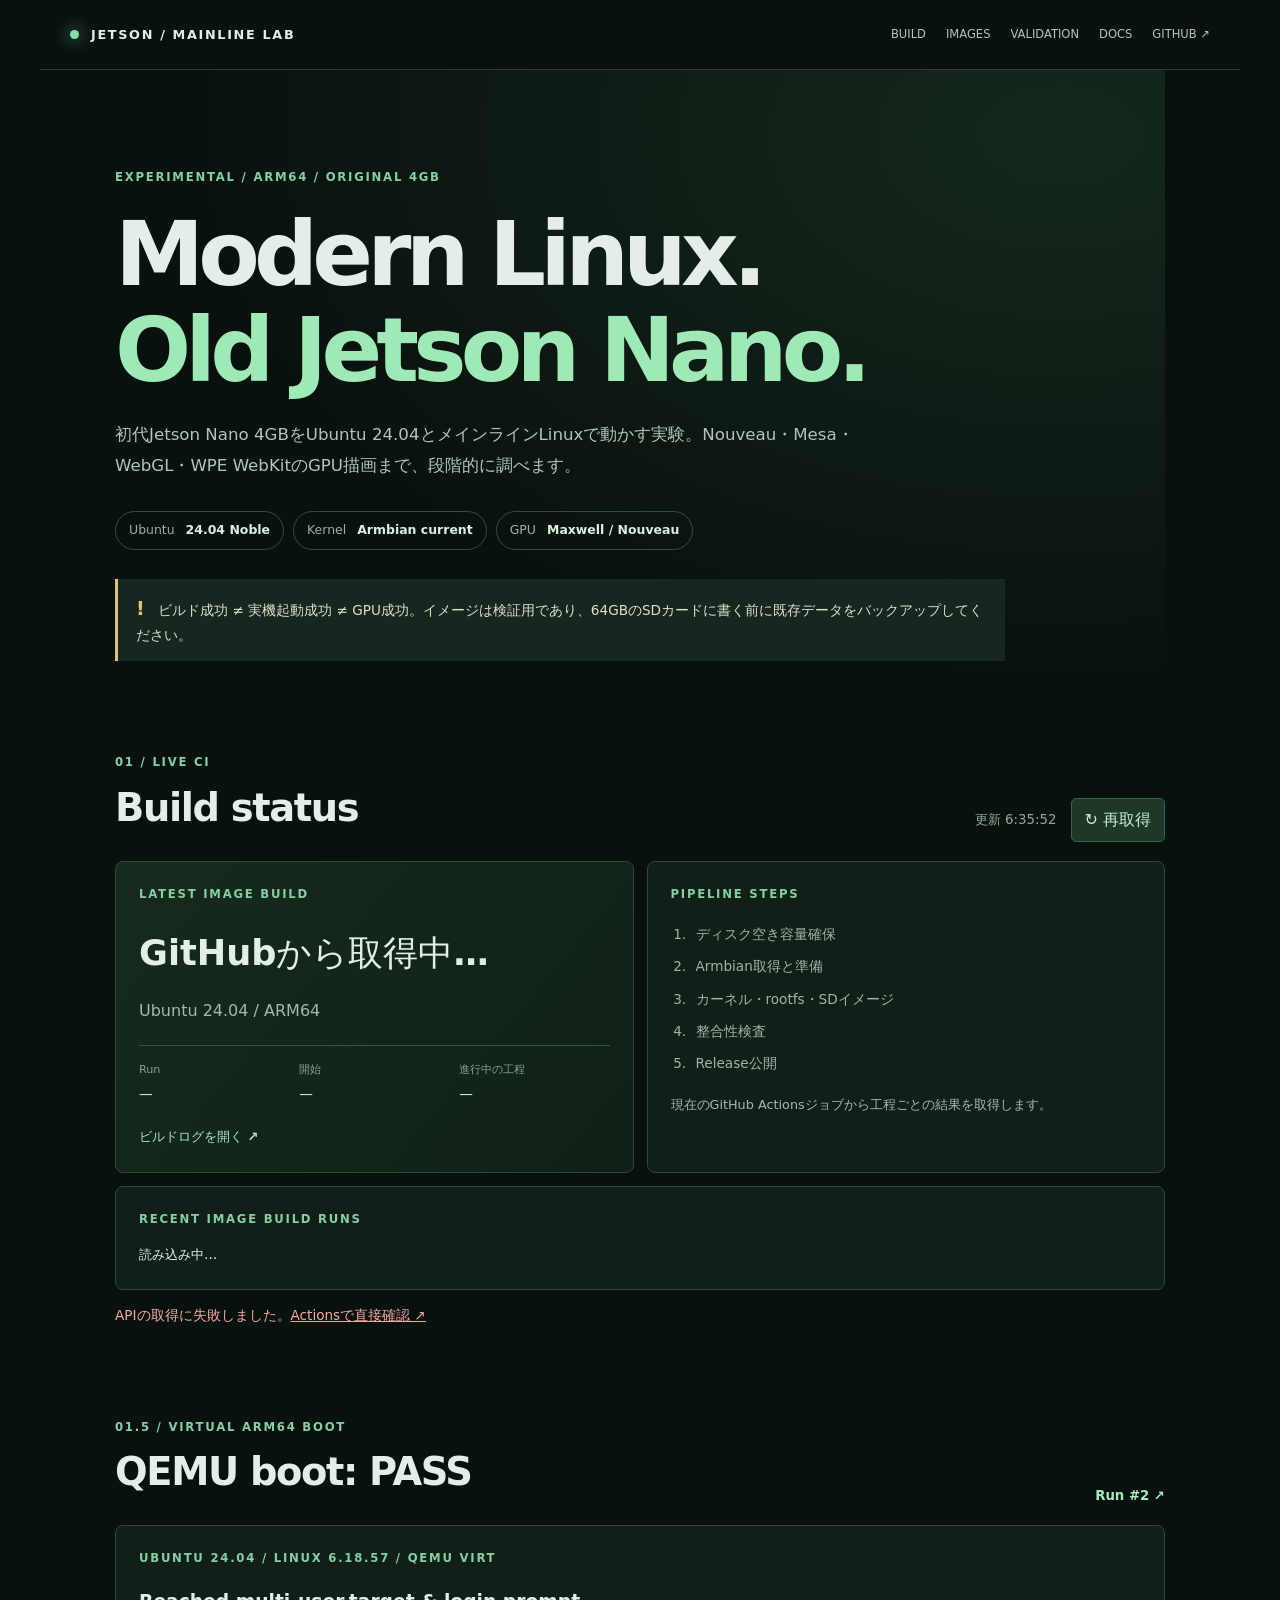
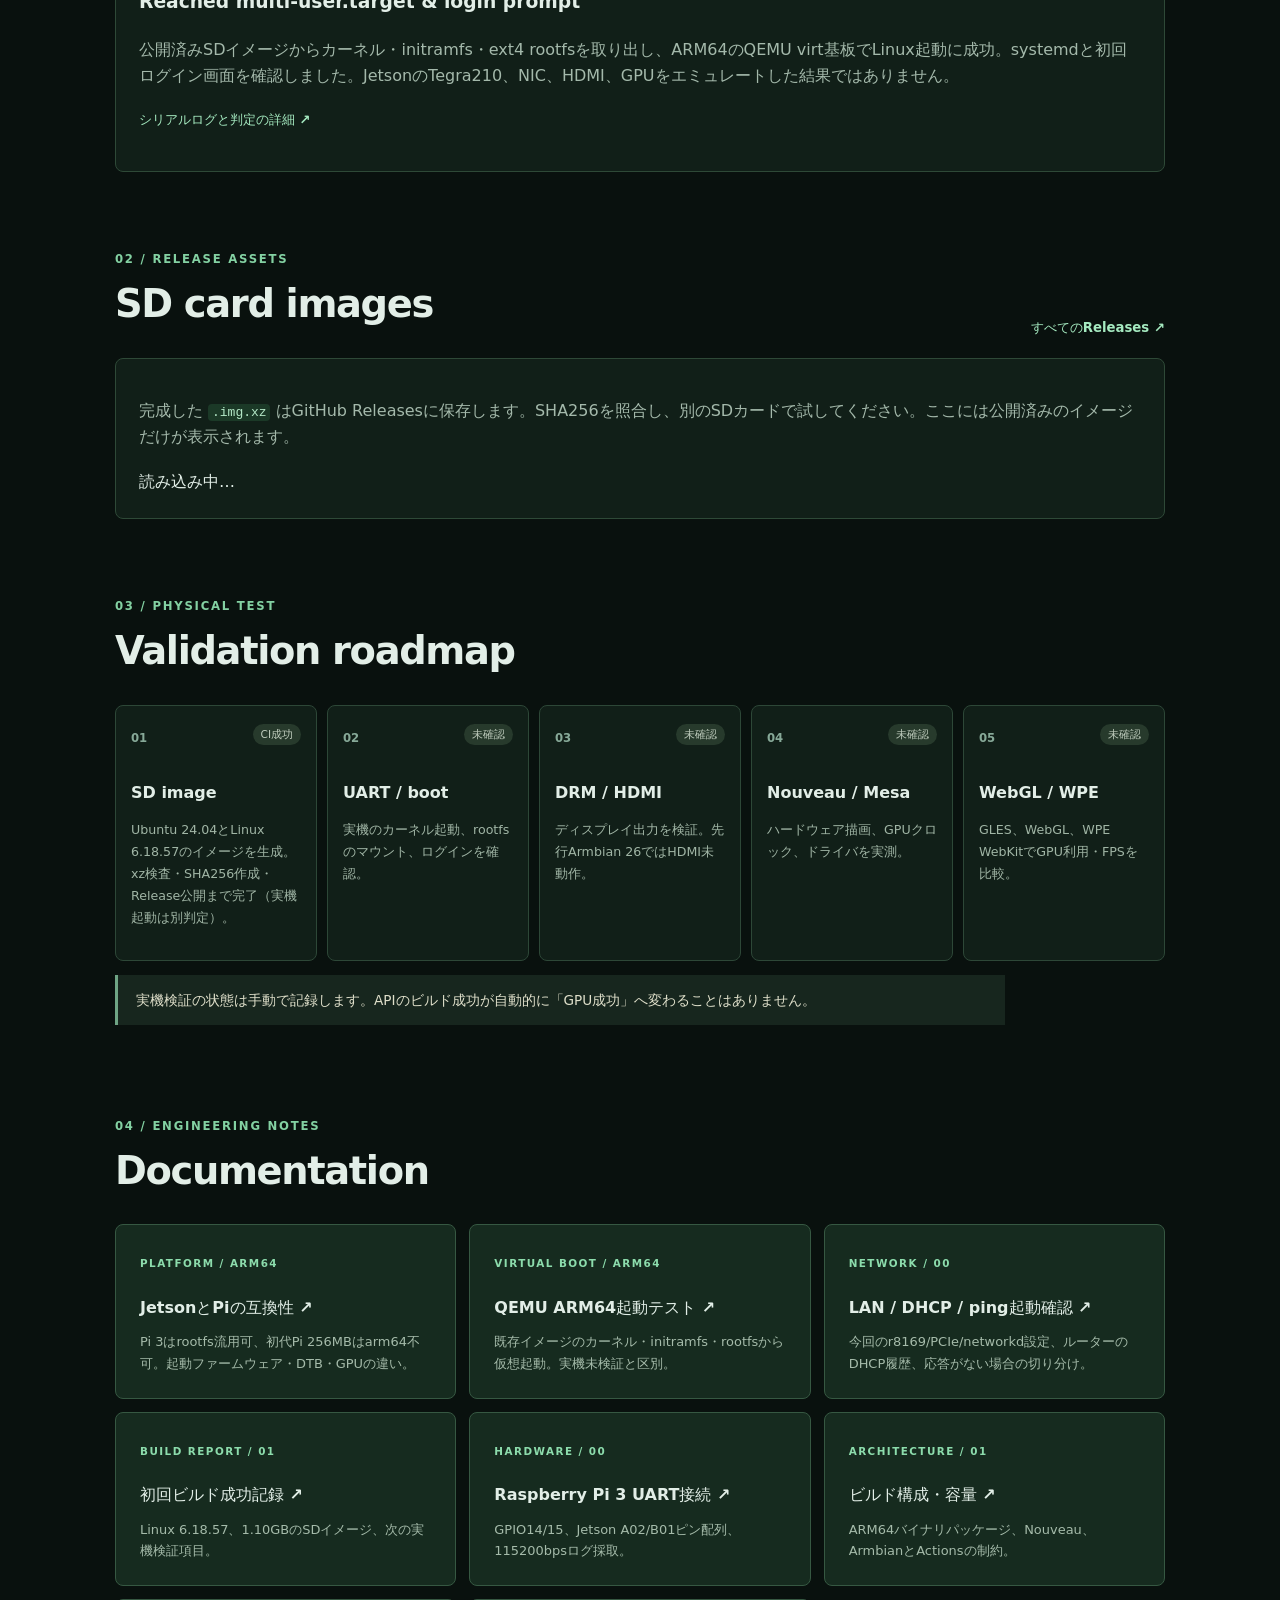
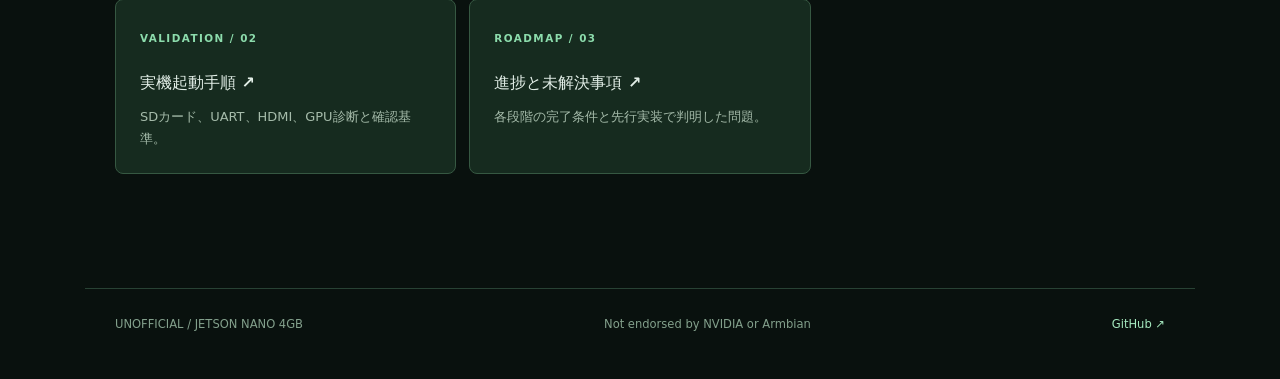
<file: index.html>
<!doctype html><html lang="ja"><head><meta charset="utf-8"><meta name="viewport" content="width=device-width,initial-scale=1"><title>Jetson Nano Mainline Lab</title><meta http-equiv="refresh" content="0;url=docs/"></head><body><p><a href="docs/">Jetson Nano実験ダッシュボードを開く</a></p></body></html>
</file>
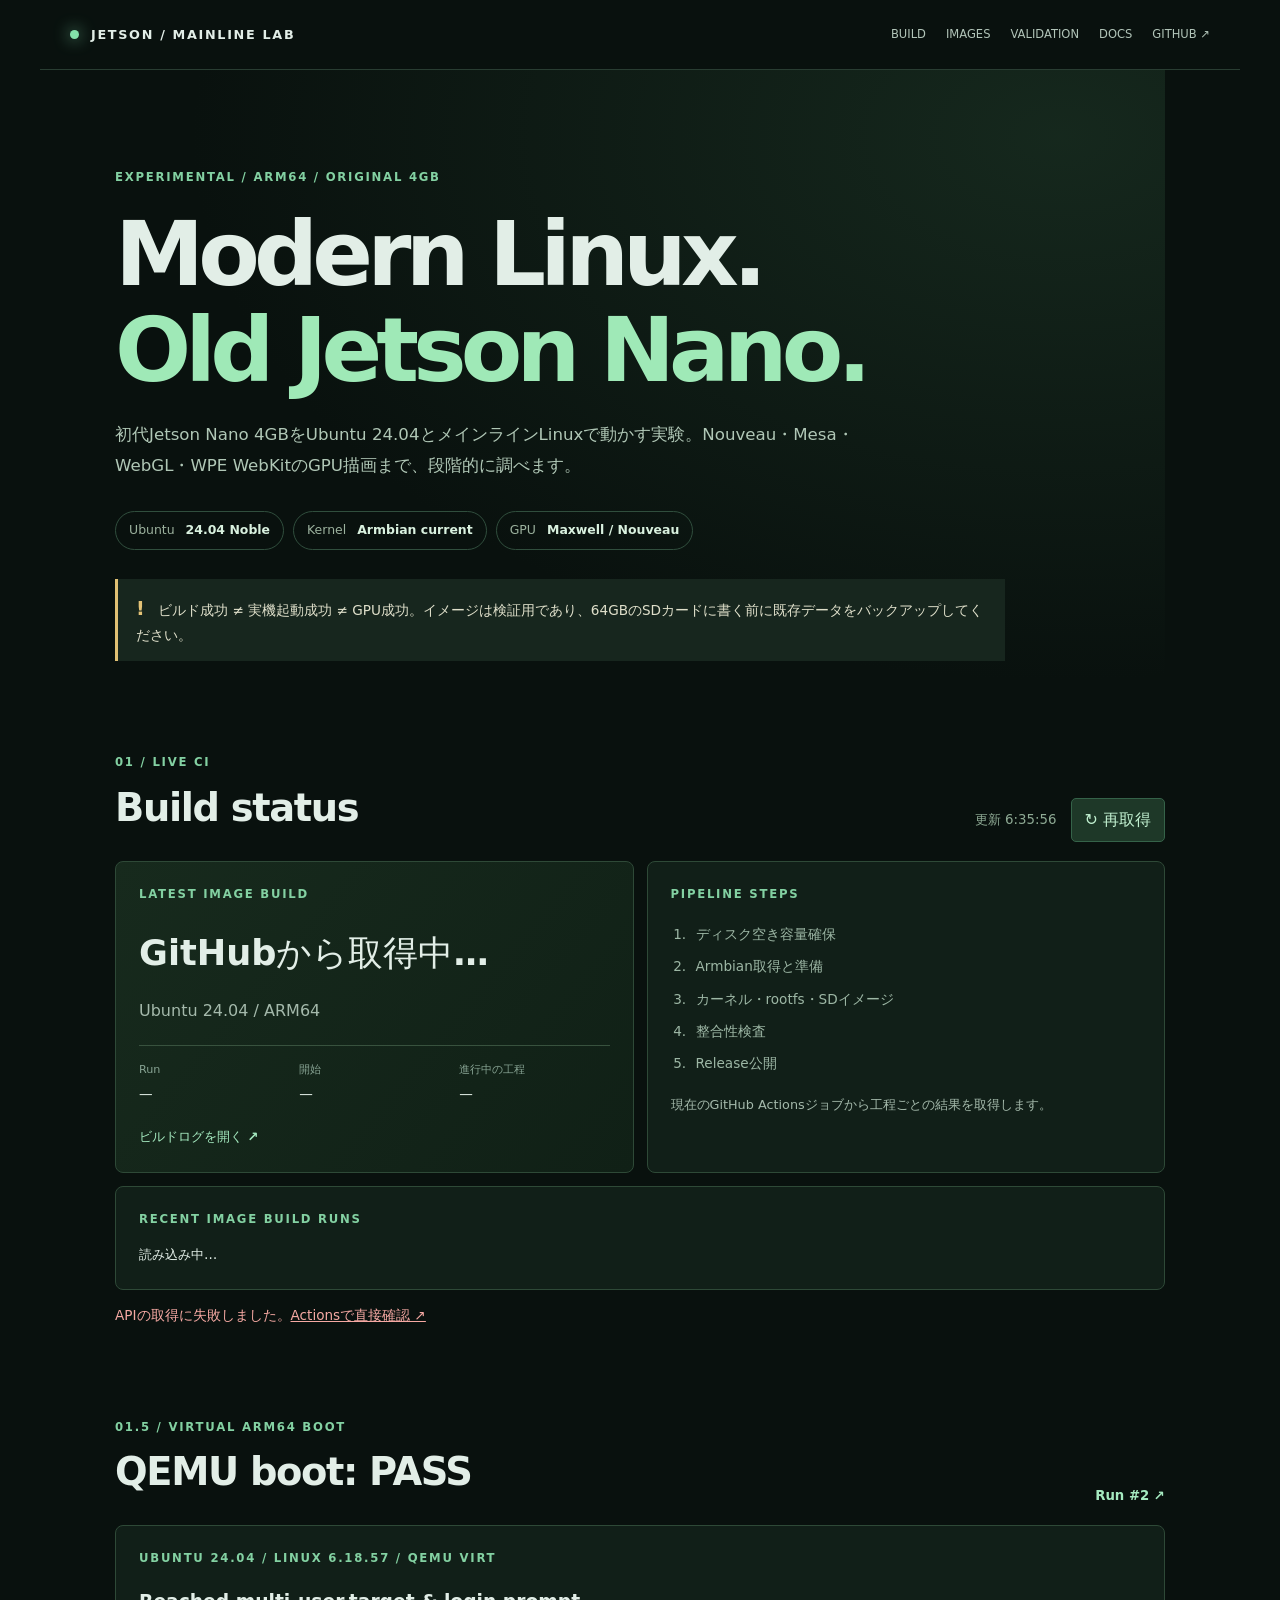
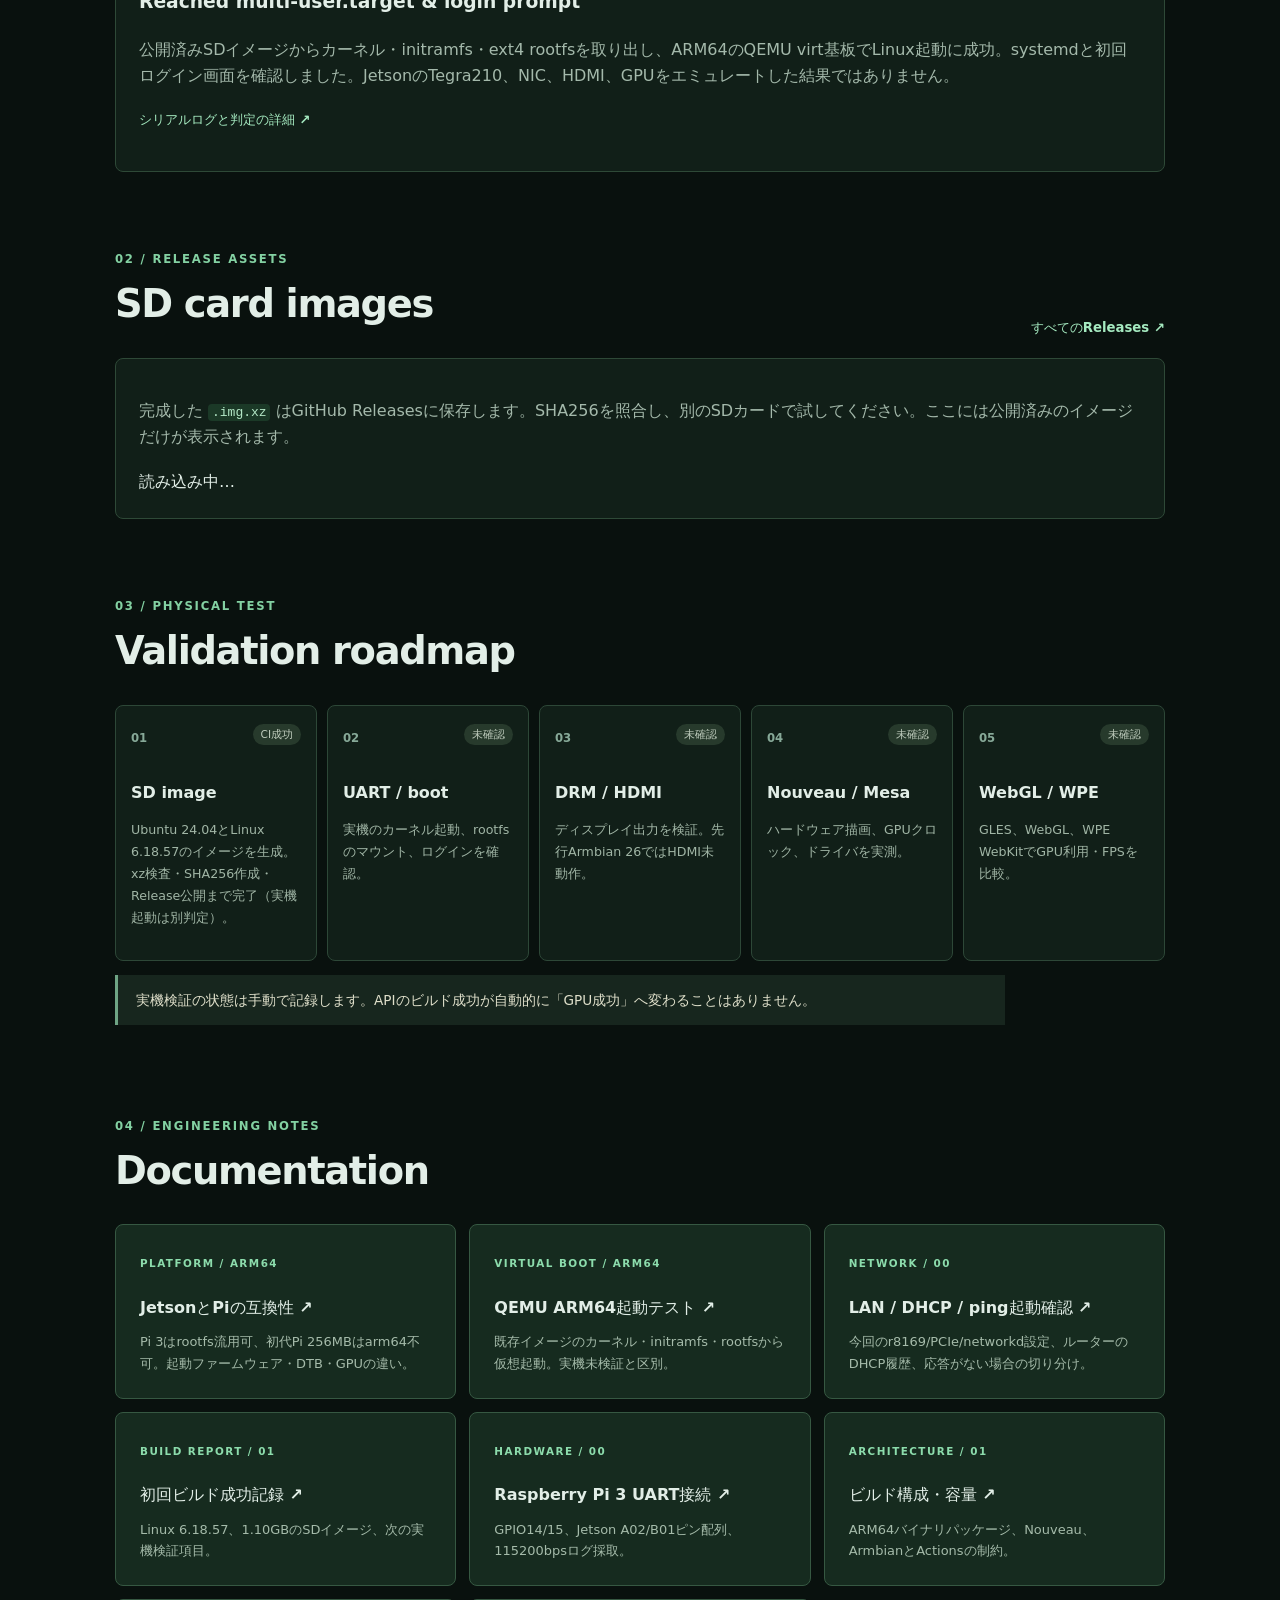
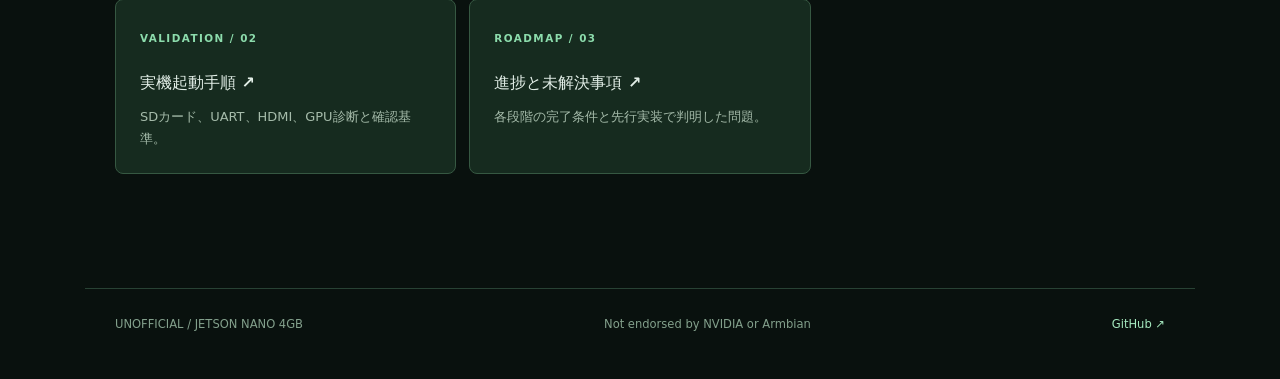
<file: docs/index.html>
<!doctype html>
<html lang="ja">
<head>
<meta charset="utf-8"><meta name="viewport" content="width=device-width, initial-scale=1">
<meta name="color-scheme" content="dark">
<meta name="description" content="Jetson Nano 4GB × Ubuntu 24.04 mainline Linux / Nouveau 実験の進捗とドキュメント">
<title>Jetson Nano — Mainline Lab</title>
<link rel="stylesheet" href="site.css"><script defer src="site.js"></script>
</head>
<body>
<header class="top"><a class="logo" href="./"><span class="led"></span>JETSON / MAINLINE LAB</a><nav>
<a href="#build">BUILD</a><a href="#images">IMAGES</a><a href="#validation">VALIDATION</a><a href="#docs">DOCS</a>
<a href="https://github.com/2rwa/tmp-jetson-nano">GITHUB ↗</a>
</nav></header>
<main>
<section class="hero">
<p class="overline">EXPERIMENTAL / ARM64 / ORIGINAL 4GB</p>
<h1>Modern Linux.<br><em>Old Jetson Nano.</em></h1>
<p class="lead">初代Jetson Nano 4GBをUbuntu 24.04とメインラインLinuxで動かす実験。Nouveau・Mesa・WebGL・WPE WebKitのGPU描画まで、段階的に調べます。</p>
<div class="tags"><span>Ubuntu <strong>24.04 Noble</strong></span><span>Kernel <strong>Armbian current</strong></span><span>GPU <strong>Maxwell / Nouveau</strong></span></div>
<p class="caution"><b>!</b> ビルド成功 ≠ 実機起動成功 ≠ GPU成功。イメージは検証用であり、64GBのSDカードに書く前に既存データをバックアップしてください。</p>
</section>
<section class="section" id="build">
<div class="heading"><div><p class="overline">01 / LIVE CI</p><h2>Build status</h2></div><div class="tools"><small id="fetched-at">読み込み前</small><button id="refresh" type="button">↻ 再取得</button></div></div>
<div class="cols">
<article class="panel emphasis">
<p class="micro">LATEST IMAGE BUILD</p>
<h3 id="latest-state" class="large-status" aria-live="polite">GitHubから取得中…</h3>
<p id="latest-title" class="muted">Ubuntu 24.04 / ARM64</p>
<dl class="metrics"><div><dt>Run</dt><dd id="latest-run">—</dd></div><div><dt>開始</dt><dd id="latest-date">—</dd></div><div><dt>進行中の工程</dt><dd id="latest-step">—</dd></div></dl>
<a id="latest-link" class="action" href="https://github.com/2rwa/tmp-jetson-nano/actions/workflows/build.yml">ビルドログを開く ↗</a>
</article>
<article class="panel">
<p class="micro">PIPELINE STEPS</p>
<ol id="build-steps" class="steps"><li>ディスク空き容量確保</li><li>Armbian取得と準備</li><li>カーネル・rootfs・SDイメージ</li><li>整合性検査</li><li>Release公開</li></ol>
<p class="muted small">現在のGitHub Actionsジョブから工程ごとの結果を取得します。</p>
</article>
</div>
<div class="panel below"><p class="micro">RECENT IMAGE BUILD RUNS</p><div id="recent-runs" class="recent">読み込み中…</div></div>
<p id="fetch-error" class="error" hidden>APIの取得に失敗しました。<a href="https://github.com/2rwa/tmp-jetson-nano/actions">Actionsで直接確認 ↗</a></p>
</section>
<section id="qemu" class="section">
<div class="heading"><div><p class="overline">01.5 / VIRTUAL ARM64 BOOT</p><h2>QEMU boot: PASS</h2></div><a class="action" href="https://github.com/2rwa/tmp-jetson-nano/actions/runs/39080262634">Run #2 ↗</a></div>
<div class="panel"><p class="micro">UBUNTU 24.04 / LINUX 6.18.57 / QEMU VIRT</p>
<h3>Reached multi-user.target &amp; login prompt</h3>
<p class="muted">公開済みSDイメージからカーネル・initramfs・ext4 rootfsを取り出し、ARM64のQEMU virt基板でLinux起動に成功。systemdと初回ログイン画面を確認しました。JetsonのTegra210、NIC、HDMI、GPUをエミュレートした結果ではありません。</p>
<p><a class="action" href="https://github.com/2rwa/tmp-jetson-nano/blob/main/docs/QEMU-RESULT-002.md">シリアルログと判定の詳細 ↗</a></p></div>
</section>
<section id="images" class="section">
<div class="heading"><div><p class="overline">02 / RELEASE ASSETS</p><h2>SD card images</h2></div><a class="action" href="https://github.com/2rwa/tmp-jetson-nano/releases">すべてのReleases ↗</a></div>
<div class="panel"><p class="muted">完成した <code>.img.xz</code> はGitHub Releasesに保存します。SHA256を照合し、別のSDカードで試してください。ここには公開済みのイメージだけが表示されます。</p>
<div id="release-list" class="release-list">読み込み中…</div></div>
</section>
<section id="validation" class="section">
<div class="heading"><div><p class="overline">03 / PHYSICAL TEST</p><h2>Validation roadmap</h2></div></div>
<div class="grid">
<article class="milestone"><span class="number">01</span><span class="unknown">CI成功</span><h3>SD image</h3><p>Ubuntu 24.04とLinux 6.18.57のイメージを生成。xz検査・SHA256作成・Release公開まで完了（実機起動は別判定）。</p></article>
<article class="milestone"><span class="number">02</span><span class="unknown">未確認</span><h3>UART / boot</h3><p>実機のカーネル起動、rootfsのマウント、ログインを確認。</p></article>
<article class="milestone"><span class="number">03</span><span class="unknown">未確認</span><h3>DRM / HDMI</h3><p>ディスプレイ出力を検証。先行Armbian 26ではHDMI未動作。</p></article>
<article class="milestone"><span class="number">04</span><span class="unknown">未確認</span><h3>Nouveau / Mesa</h3><p>ハードウェア描画、GPUクロック、ドライバを実測。</p></article>
<article class="milestone"><span class="number">05</span><span class="unknown">未確認</span><h3>WebGL / WPE</h3><p>GLES、WebGL、WPE WebKitでGPU利用・FPSを比較。</p></article>
</div>
<p class="caution subtle">実機検証の状態は手動で記録します。APIのビルド成功が自動的に「GPU成功」へ変わることはありません。</p>
</section>
<section id="docs" class="section">
<div class="heading"><div><p class="overline">04 / ENGINEERING NOTES</p><h2>Documentation</h2></div></div>
<div class="docgrid">
<a class="doc" href="https://github.com/2rwa/tmp-jetson-nano/blob/main/docs/PLATFORM-COMPATIBILITY.md"><small>PLATFORM / ARM64</small><h3>JetsonとPiの互換性 ↗</h3><p>Pi 3はrootfs流用可、初代Pi 256MBはarm64不可。起動ファームウェア・DTB・GPUの違い。</p></a>
<a class="doc" href="https://github.com/2rwa/tmp-jetson-nano/blob/main/docs/QEMU-BOOT-TEST.md"><small>VIRTUAL BOOT / ARM64</small><h3>QEMU ARM64起動テスト ↗</h3><p>既存イメージのカーネル・initramfs・rootfsから仮想起動。実機未検証と区別。</p></a>
<a class="doc" href="https://github.com/2rwa/tmp-jetson-nano/blob/main/docs/NIC-BOOT-CHECK.md"><small>NETWORK / 00</small><h3>LAN / DHCP / ping起動確認 ↗</h3><p>今回のr8169/PCIe/networkd設定、ルーターのDHCP履歴、応答がない場合の切り分け。</p></a>
<a class="doc" href="https://github.com/2rwa/tmp-jetson-nano/blob/main/docs/BUILD-RESULT-001.md"><small>BUILD REPORT / 01</small><h3>初回ビルド成功記録 ↗</h3><p>Linux 6.18.57、1.10GBのSDイメージ、次の実機検証項目。</p></a>
<a class="doc" href="https://github.com/2rwa/tmp-jetson-nano/blob/main/docs/RPI3-UART.md"><small>HARDWARE / 00</small><h3>Raspberry Pi 3 UART接続 ↗</h3><p>GPIO14/15、Jetson A02/B01ピン配列、115200bpsログ採取。</p></a>
<a class="doc" href="https://github.com/2rwa/tmp-jetson-nano/blob/main/docs/BUILD-NOTES.md"><small>ARCHITECTURE / 01</small><h3>ビルド構成・容量 ↗</h3><p>ARM64バイナリパッケージ、Nouveau、ArmbianとActionsの制約。</p></a>
<a class="doc" href="https://github.com/2rwa/tmp-jetson-nano/blob/main/docs/BOOT-TEST.md"><small>VALIDATION / 02</small><h3>実機起動手順 ↗</h3><p>SDカード、UART、HDMI、GPU診断と確認基準。</p></a>
<a class="doc" href="https://github.com/2rwa/tmp-jetson-nano/blob/main/docs/PLAN.md"><small>ROADMAP / 03</small><h3>進捗と未解決事項 ↗</h3><p>各段階の完了条件と先行実装で判明した問題。</p></a>
</div>
</section>
</main>
<footer><span>UNOFFICIAL / JETSON NANO 4GB</span><span>Not endorsed by NVIDIA or Armbian</span><a href="https://github.com/2rwa/tmp-jetson-nano">GitHub ↗</a></footer>
</body>
</html>
</file>
<file: docs/site.css>
:root{color-scheme:dark;font-family:system-ui,-apple-system,"Hiragino Kaku Gothic ProN",sans-serif;color:#e2eee7;background:#09110e;line-height:1.65;font-synthesis:none}*{box-sizing:border-box}body{margin:0}a{color:inherit;text-decoration:none}button{font:inherit;cursor:pointer}button:focus-visible,a:focus-visible{outline:2px solid #8be3ab;outline-offset:3px}.top{max-width:1200px;margin:auto;padding:24px 30px;display:flex;justify-content:space-between;align-items:center;gap:20px;border-bottom:1px solid #293d32}.logo{white-space:nowrap;font-size:.8rem;font-weight:800;letter-spacing:.13em}.led{display:inline-block;background:#84e1aa;box-shadow:0 0 16px #74c69e;width:9px;height:9px;border-radius:50%;margin-right:12px}.top nav{display:flex;gap:20px;flex-wrap:wrap;font-size:.72rem;color:#b1c4b8}.top nav a:hover,.action:hover{color:#b3f1cb}main{max-width:1110px;padding:0 30px;margin:auto}.hero{padding:86px 0 55px;background:radial-gradient(ellipse at 90% 10%,#1c3425a8,transparent 65%)}.overline,.micro{font-size:.73rem;color:#83d1a2;letter-spacing:.15em;font-weight:800}.hero h1{font-weight:800;letter-spacing:-.065em;line-height:1.07;font-size:clamp(3.1rem,7vw,6.3rem);margin:20px 0}.hero h1 em{color:#9fe9b7;font-style:normal}.lead{font-size:1.04rem;line-height:1.9;max-width:750px;color:#b0c7b6}.tags{display:flex;gap:9px;flex-wrap:wrap;margin:29px 0}.tags span{padding:8px 13px;border:1px solid #304e3d;border-radius:30px;color:#9cb29e;font-size:.78rem}.tags strong{color:#d9f1df;margin-left:7px}.caution{border-left:3px solid #e1c174;background:#17261e;padding:14px 18px;max-width:890px;color:#dfdfca;font-size:.85rem}.caution b{color:#e4c377;font-size:1.2rem;margin-right:9px}.subtle{border-color:#6ea484}.section{padding:24px 0 54px}.heading{display:flex;justify-content:space-between;align-items:end;gap:20px;margin-bottom:19px}.heading h2{margin:3px 0;font-size:clamp(1.8rem,3vw,2.4rem);letter-spacing:-.035em}.heading .overline{margin:0}.tools{display:flex;align-items:center;gap:14px}.tools small{color:#8eaa94}.tools button{background:#1e3828;border:1px solid #356349;padding:8px 13px;color:#c1f0d0;border-radius:5px}.cols{display:grid;grid-template-columns:1fr 1fr;gap:13px}.panel{background:#111f18;border:1px solid #2e4937;border-radius:8px;padding:23px}.emphasis{background:linear-gradient(130deg,#172a1d,#102016)}.micro{margin:0}.large-status{font-size:clamp(1.6rem,3vw,2.2rem);margin:20px 0 4px}.muted{color:#a4b9ab}.small{font-size:.8rem}.metrics{display:grid;grid-template-columns:repeat(3,minmax(0,1fr));border-top:1px solid #38523e;margin:20px 0 0;padding-top:15px;gap:10px}.metrics dt{font-size:.7rem;color:#87a393}.metrics dd{margin:4px 0 0;font-size:.85rem;overflow-wrap:anywhere}.action{color:#a5eac0;font-weight:700;font-size:.83rem}.panel>.action{display:inline-block;margin-top:20px}.steps{padding-left:20px;color:#9db7a5;font-size:.85rem}.steps li{padding:5px}.steps li.done{color:#84dfa8}.steps li.active{color:#edca7d}.steps li.error{color:#ffa39c}.below{margin-top:13px}.recent{margin-top:15px;font-size:.83rem}.recent a{border-top:1px solid #304736;display:grid;grid-template-columns:90px 1fr 145px;gap:10px;padding:9px 0}.recent a:hover{color:#a6edbf}.recent time{color:#8ea797;text-align:right}.state-ok{color:#81dba0}.state-bad{color:#f4a199}.error{font-size:.85rem;color:#f6a9a3}.error a{text-decoration:underline}.release-list{margin-top:18px;display:grid;gap:10px}.release{display:flex;justify-content:space-between;gap:20px;align-items:center;border:1px solid #315343;background:#1a2c20;border-radius:6px;padding:13px 15px}.release h3{font-size:.95rem;margin:0}.release p{font-size:.78rem;color:#97b4a3;margin:4px 0 0}.release a{font-size:.81rem;color:#99e4b6;font-weight:700;white-space:nowrap}.grid{display:grid;grid-template-columns:repeat(5,1fr);gap:10px}.milestone{min-height:205px;background:#111f18;border:1px solid #2d4737;border-radius:8px;padding:18px 15px}.number{font-weight:800;color:#87a998;font-size:.73rem}.unknown{float:right;background:#273a2c;border-radius:20px;padding:2px 8px;font-size:.66rem;color:#bfccbd}.milestone h3{margin:30px 0 10px;font-size:1rem}.milestone p{color:#a0b5a5;font-size:.79rem;line-height:1.75}.docgrid{display:grid;grid-template-columns:repeat(3,1fr);gap:13px}.doc{border:1px solid #365842;background:#162b1f;border-radius:8px;padding:24px;transition:background .2s}.doc:hover{background:#23402d}.doc small{letter-spacing:.14em;color:#8cdcac;font-size:.65rem;font-weight:800}.doc h3{font-size:1rem;margin:19px 0 10px}.doc p{color:#a5bbaa;font-size:.81rem;margin:0}footer{max-width:1110px;margin:60px auto 0;padding:26px 30px 45px;border-top:1px solid #284234;display:flex;justify-content:space-between;gap:12px;color:#83a08c;font-size:.72rem}footer a{color:#a5e9bf}code{color:#b4e8c7;background:#1b3927;padding:.1em .3em;border-radius:4px}@media(max-width:850px){.cols{grid-template-columns:1fr}.grid{grid-template-columns:repeat(3,1fr)}.docgrid{grid-template-columns:repeat(2,1fr)}}@media(max-width:620px){.top{flex-direction:column;align-items:flex-start;padding:17px 18px}.top nav{gap:12px}main{padding:0 18px}.hero{padding:50px 0 26px}.heading{flex-direction:column;align-items:flex-start}.grid{grid-template-columns:repeat(2,1fr)}.docgrid{grid-template-columns:1fr}.milestone{min-height:200px}.recent a{grid-template-columns:70px 1fr}.recent time{grid-column:2;text-align:left}.release{flex-direction:column;align-items:flex-start}footer{padding:26px 18px 40px;flex-direction:column}}@media(prefers-reduced-motion:reduce){*{transition:none!important;scroll-behavior:auto!important}}
</file>
